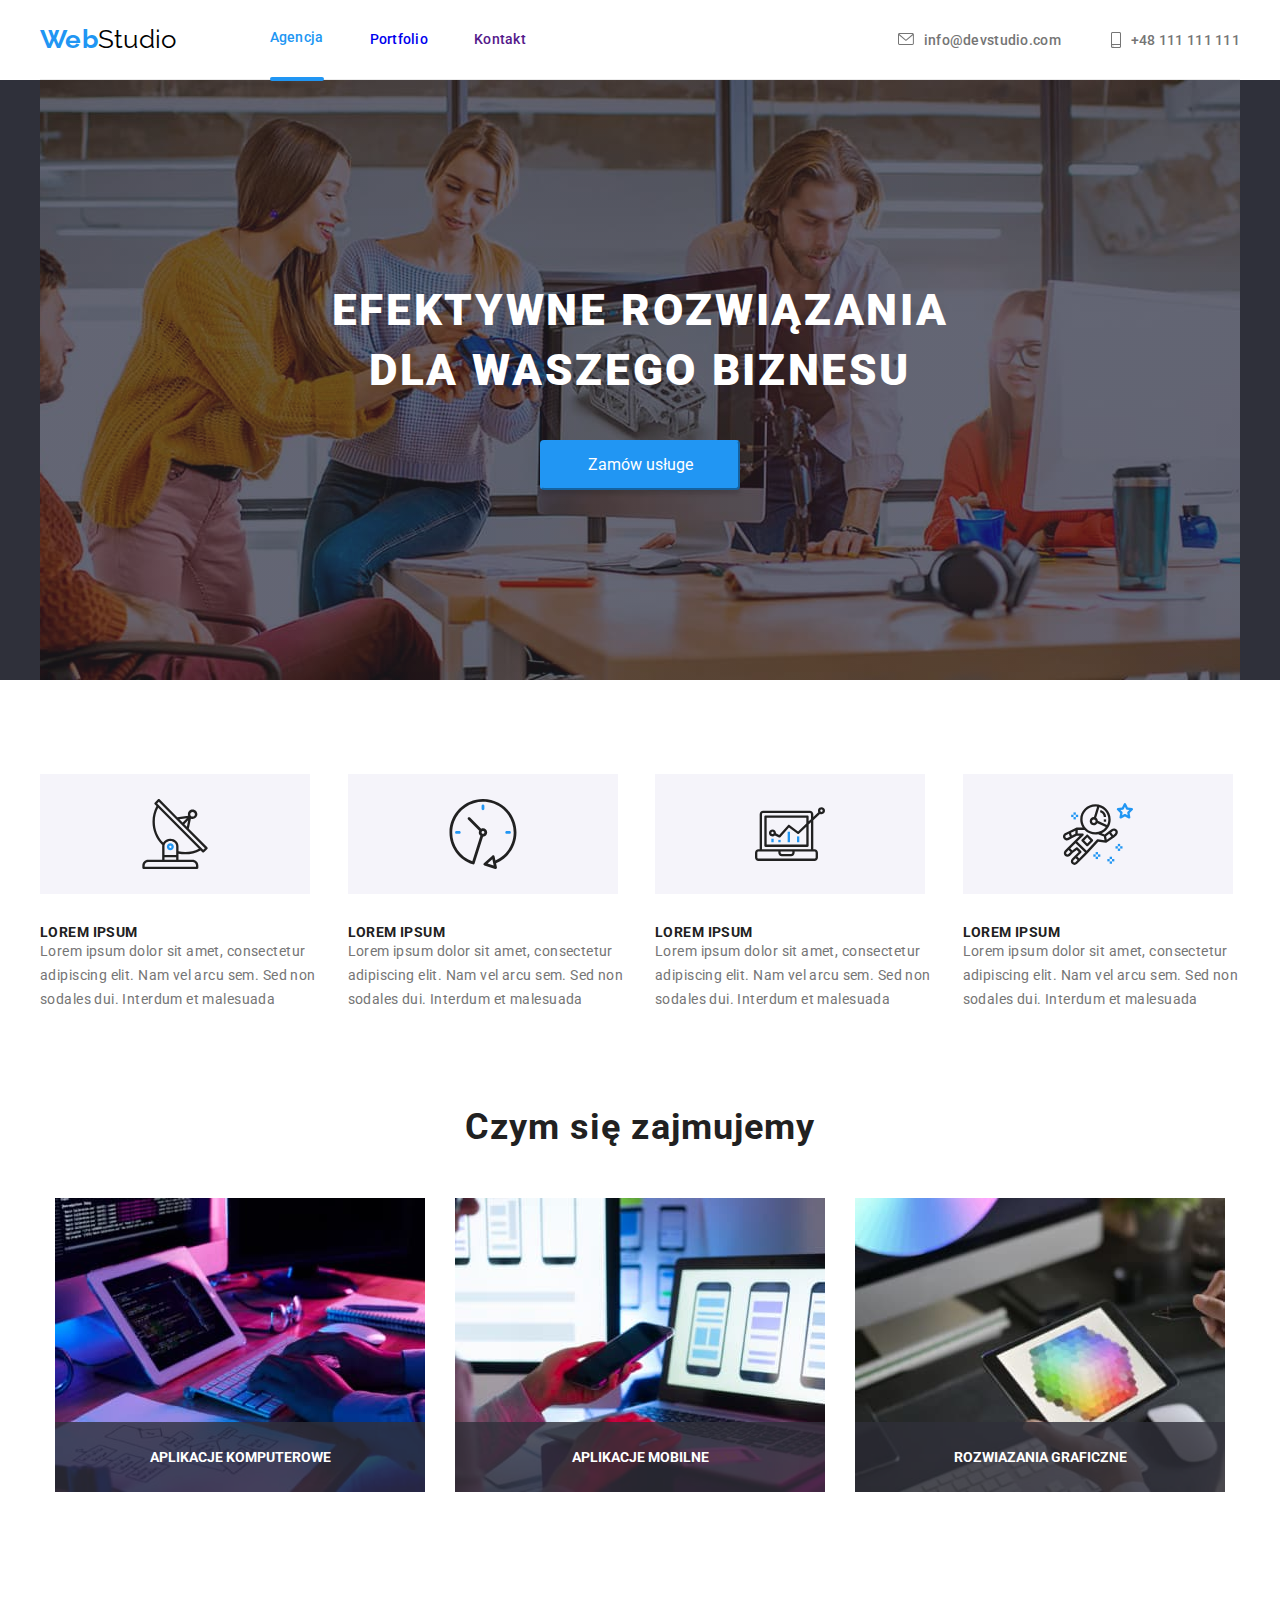
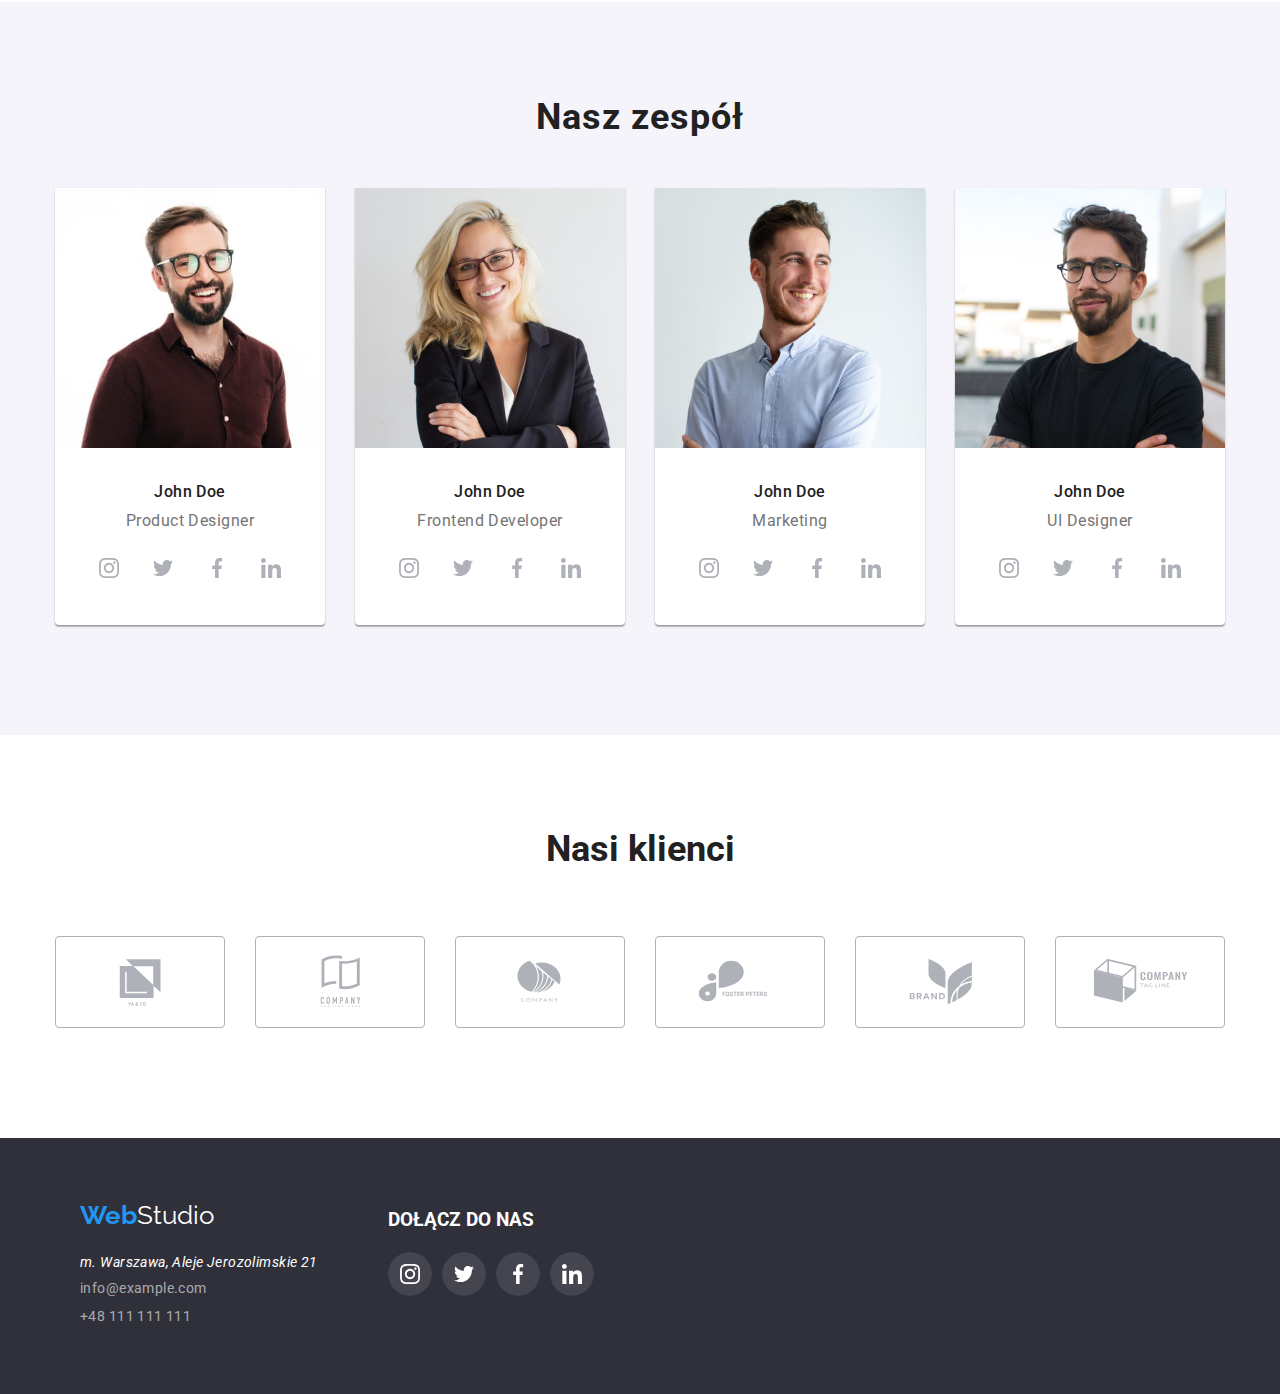
<file: index.html>
<!DOCTYPE html>
<html lang="pl">
    <head>
        <link rel="preconnect" href="https://fonts.googleapis.com">
        <link rel="preconnect" href="https://fonts.gstatic.com" crossorigin>
        <link
            href="https://fonts.googleapis.com/css2?family=Oleo+Script&family=Raleway:wght@700&family=Roboto:wght@400;500;700;900&display=swap"
            rel="stylesheet">
        <title>goit-markup-hw-05</title>    
        <meta charset="utf-8"/>
        <link rel="stylesheet" href="./css/modern-normalize.min.css" />
        <link rel="stylesheet" href="./css/styles.css" />
    </head>
    <body class="body-box">
        <div class="header-box">
            <header class="header-main container">
                <nav>
                    <ul class="title-header">
                        <li class="header-link-name"><a class="title-name-header" href="./index.html"><span class="title-side-left">Web</span><span class="title-side-right">Studio</span></a></li>
                        <li class="header-link active"><a class="link-active-color active-page-color-highlighting " href="./index.html">Agencja</a></li>
                        <li class="header-link"><a class="link-active-color" href="./portfolio.html">Portfolio</a></li>
                        <li class="header-link"><a class="link-active-color" href="">Kontakt</a></li>
                    </ul>
                </nav>
                <div>
                    
                    <ul class="header-contacts">
                        <li class="header-link-contact">
                            
                            <a class="mail-header link-active-color" href="mailto:info@devstudio.com"><svg class="icons-svg-header-mail"><use href="./images/icons.svg#icon-envelope"></use></svg>info@devstudio.com</a></li>
                        <li class="header-link-contact">
                            
                            <a class="tel-header link-active-color" href="tel:+48111111111"><svg class="icons-svg-header-phone"><use href="./images/icons.svg#icon-smartphone"></use></svg>+48 111 111 111</a></li>
                    </ul>
                </div>
            </header>
        </div>
        <main class="">
            <div class="main-top-box">
                <section class="main-top-background main-top-background-opacity container">
                    
                    <div class="text-mainpage-box">
                        <h1 class="text-mainpage">EFEKTYWNE ROZWIĄZANIA DLA WASZEGO BIZNESU </h1>
                    </div>
                    <div class="button-mainpage-box">
                        <button data-modal-open class="button-mainpage" type="button">Zamów usługe</button>
                    </div>
                </section>
            </div>
            <div class="section article-mainpage-container container">
                <article  class="article-mainpage">
                    <ul class="article-mainpage-box">
                        <li class="article-mainpage-list">
                            <div class="article-mainpage-list-box">
                                <svg class="article-mainpage-list-box-images">
                                    <use href="./images/icons.svg#icon-antenna-1"></use>
                                </svg>
                            </div>
                            <h3>LOREM IPSUM</h3>
                            <p>Lorem ipsum dolor sit amet, consectetur adipiscing elit. Nam vel arcu sem. Sed non sodales dui. Interdum et malesuada</p>
                        </li>
                        <li class="article-mainpage-list">
                            <div class="article-mainpage-list-box">
                                <svg class="article-mainpage-list-box-images">
                                    <use href="./images/icons.svg#icon-clock-1"></use>
                                </svg>
                            </div>
                            <h3>LOREM IPSUM</h3>
                            <p>Lorem ipsum dolor sit amet, consectetur adipiscing elit. Nam vel arcu sem. Sed non sodales dui. Interdum et malesuada</p>
                        </li>
                        <li class="article-mainpage-list">
                            <div class="article-mainpage-list-box">
                                <svg class="article-mainpage-list-box-images">
                                    <use href="./images/icons.svg#icon-diagram-1"></use>
                                </svg>
                            </div>
                            <h3>LOREM IPSUM</h3>
                            <p>Lorem ipsum dolor sit amet, consectetur adipiscing elit. Nam vel arcu sem. Sed non sodales dui. Interdum et malesuada</p>
                        </li>
                        <li class="article-mainpage-list">
                            <div class="article-mainpage-list-box">
                                <svg class="article-mainpage-list-box-images">
                                    <use href="./images/icons.svg#icon-astronaut-1"></use>
                                </svg>
                            </div>
                            <h3>LOREM IPSUM</h3>
                            <p>Lorem ipsum dolor sit amet, consectetur adipiscing elit. Nam vel arcu sem. Sed non sodales dui. Interdum et malesuada</p>
                        </li>
                    </ul>
                </article>
                <section class="main-central container">
                    <h2>Czym się zajmujemy</h2>
                    <ul class="main-central-img-box">
                        <li class="main-central-img-list">
                            <img 
                            class="main-central-img"
                            src="images/article-coding.jpg"
                            alt="Pisanie kodu oprogramowania na tablecie za pomocą klawiatury"
                            width="370"
                            height="294"
                            />
                            <h3 class="main-central-img-text">APLIKACJE KOMPUTEROWE</h3>
                        </li>
                        <li class="main-central-img-list">
                            <img 
                            class="main-central-img"
                            src="images/article-configuring.jpg"
                            alt="Konfiguracja telefonu za pomocą laptopa"
                            width="370"
                            height="294"
                            />
                            <h3 class="main-central-img-text">APLIKACJE MOBILNE</h3>
                        </li>
                        <li class="main-central-img-list">
                            <img 
                            class="main-central-img"
                            src="images/article-colorpalette.jpg"
                            alt="Paleta kolorów wyświetlana na tablecie"
                            width="370"
                            height="294"
                            />
                            <h3 class="main-central-img-text">ROZWIAZANIA GRAFICZNE</h3>
                        </li>
                    </ul>
                </section>
            </div>
            <div class="main-bottom-container section">
                <section class="main-bottom container">
                    <h2>Nasz zespół</h2>
                    <ul class="main-bottom-box">
                        <li class="main-bottom-list">
                            <Figure class="main-bottom-figure">
                                <img                                
                                src="images/johndoe-productdesigner.jpg"
                                alt="Pracownik w brazowej koszuli"
                                width="270"
                                height="260"
                                />
                                <figcaption class="main-bottom-list-figcaption">
                                    <h3>John Doe</h3>
                                    <p>Product Designer</p>
                                </figcaption>
                            </Figure>  
                            <ul class="main-bottom-list-container">
                                <li class="main-bottom-list-container-list">
                                    <a class="main-bottom-list-container-link" href=""><svg class="main-bottom-list-container-icon"><use href="./images/icons.svg#icon-instagram"></use></svg></a>
                                </li>
                                <li class="main-bottom-list-container-list">
                                    <a class="main-bottom-list-container-link" href=""><svg class="main-bottom-list-container-icon"><use href="./images/icons.svg#icon-twitter"></use></svg></a>
                                </li>
                                <li class="main-bottom-list-container-list">
                                    <a class="main-bottom-list-container-link" href=""><svg class="main-bottom-list-container-icon"><use href="./images/icons.svg#icon-facebook"></use></svg></a>
                                </li>
                                <li class="main-bottom-list-container-list">
                                    <a class="main-bottom-list-container-link" href=""><svg class="main-bottom-list-container-icon"><use href="./images/icons.svg#icon-linkedin"></use></svg></a>
                                </li>
                            </ul>
                        </li>
                        <li class="main-bottom-list">
                            <Figure class="main-bottom-figure">
                                <img
                                src="images/johndoe-frontenddeveloper.jpg"
                                alt="Zdrowa koza"
                                width="270"
                                height="260"
                                />
                                <figcaption class="main-bottom-list-figcaption">
                                    <h3>John Doe</h3>
                                    <p>Frontend Developer</p>
                                </figcaption>
                            </Figure>
                            <ul class="main-bottom-list-container">
                                <li class="main-bottom-list-container-list">
                                    <a class="main-bottom-list-container-link" href=""><svg class="main-bottom-list-container-icon">
                                            <use href="./images/icons.svg#icon-instagram"></use>
                                        </svg></a>
                                </li>
                                <li class="main-bottom-list-container-list">
                                    <a class="main-bottom-list-container-link" href=""><svg class="main-bottom-list-container-icon">
                                            <use href="./images/icons.svg#icon-twitter"></use>
                                        </svg></a>
                                </li>
                                <li class="main-bottom-list-container-list">
                                    <a class="main-bottom-list-container-link" href=""><svg class="main-bottom-list-container-icon">
                                            <use href="./images/icons.svg#icon-facebook"></use>
                                        </svg></a>
                                </li>
                                <li class="main-bottom-list-container-list">
                                    <a class="main-bottom-list-container-link" href=""><svg class="main-bottom-list-container-icon">
                                            <use href="./images/icons.svg#icon-linkedin"></use>
                                        </svg></a>
                                </li>
                            </ul>
                        </li>
                        <li class="main-bottom-list">
                            <Figure class="main-bottom-figure">
                                <img
                                src="images/johndoe-marketing.jpg"
                                alt="Pracownik w białej koszuli"
                                width="270"
                                height="260"
                                />
                                <figcaption class="main-bottom-list-figcaption">
                                    <h3>John Doe</h3>
                                    <p>Marketing</p>
                                </figcaption>
                            </Figure>
                            <ul class="main-bottom-list-container">
                                <li class="main-bottom-list-container-list">
                                    <a class="main-bottom-list-container-link" href=""><svg class="main-bottom-list-container-icon">
                                            <use href="./images/icons.svg#icon-instagram"></use>
                                        </svg></a>
                                </li>
                                <li class="main-bottom-list-container-list">
                                    <a class="main-bottom-list-container-link" href=""><svg class="main-bottom-list-container-icon">
                                            <use href="./images/icons.svg#icon-twitter"></use>
                                        </svg></a>
                                </li>
                                <li class="main-bottom-list-container-list">
                                    <a class="main-bottom-list-container-link" href=""><svg class="main-bottom-list-container-icon">
                                            <use href="./images/icons.svg#icon-facebook"></use>
                                        </svg></a>
                                </li>
                                <li class="main-bottom-list-container-list">
                                    <a class="main-bottom-list-container-link" href=""><svg class="main-bottom-list-container-icon">
                                            <use href="./images/icons.svg#icon-linkedin"></use>
                                        </svg></a>
                                </li>
                            </ul>
                        </li>
                        <li class="main-bottom-list">
                            <Figure class="main-bottom-figure">
                                <img
                                src="images/johndoe-uidesigner.jpg"
                                alt="Pracownik w czarnej koszulce"
                                width="270"
                                height="260"
                                />
                                <figcaption class="main-bottom-list-figcaption">
                                    <h3>John Doe</h3>
                                    <p>UI Designer</p>
                                </figcaption>
                            </Figure>
                            <ul class="main-bottom-list-container">
                                <li class="main-bottom-list-container-list">
                                    <a class="main-bottom-list-container-link" href=""><svg class="main-bottom-list-container-icon">
                                            <use href="./images/icons.svg#icon-instagram"></use>
                                        </svg></a>
                                </li>
                                <li class="main-bottom-list-container-list">
                                    <a class="main-bottom-list-container-link" href=""><svg class="main-bottom-list-container-icon">
                                            <use href="./images/icons.svg#icon-twitter"></use>
                                        </svg></a>
                                </li>
                                <li class="main-bottom-list-container-list">
                                    <a class="main-bottom-list-container-link" href=""><svg class="main-bottom-list-container-icon">
                                            <use href="./images/icons.svg#icon-facebook"></use>
                                        </svg></a>
                                </li>
                                <li class="main-bottom-list-container-list">
                                    <a class="main-bottom-list-container-link" href=""><svg class="main-bottom-list-container-icon">
                                            <use href="./images/icons.svg#icon-linkedin"></use>
                                        </svg></a>
                                </li>
                            </ul>
                        </li>
                    </ul>
                </section>
            </div>
            <div class="main-bottom-team section container">
                <h2>Nasi klienci</h2>
                <ul class="main-bottom-team-box">
                    <li class="main-bottom-team-list">
                        <a class="main-bottom-team-link" href=""><svg class="main-bottom-team-icon"><use href="./images/icons.svg#icon-yaco"></use></svg></a>
                        </li>
                    <li class="main-bottom-team-list">
                        <a class="main-bottom-team-link" href=""><svg class="main-bottom-team-icon"><use href="./images/icons.svg#icon-tagline"></use></svg></a>
                    </li>
                    <li class="main-bottom-team-list">
                        <a class="main-bottom-team-link" href=""><svg class="main-bottom-team-icon"><use href="./images/icons.svg#icon-company"></use></svg></a>
                    </li>
                    <li class="main-bottom-team-list">
                        <a class="main-bottom-team-link" href=""><svg class="main-bottom-team-icon"><use href="./images/icons.svg#icon-foster"></use></svg></a>
                    </li>
                    <li class="main-bottom-team-list">
                        <a class="main-bottom-team-link" href=""><svg class="main-bottom-team-icon"><use href="./images/icons.svg#icon-brand"></use></svg></a>
                    </li>
                    <li class="main-bottom-team-list">
                        <a class="main-bottom-team-link" href=""><svg class="main-bottom-team-icon"><use href="./images/icons.svg#icon-companytag"></use></svg></a>
                    </li>
                </ul>
            </div>
        </main>
        <div class="footer-box">
            <footer class="footer-main container">
                <ul class="footer-list">
                    <li class="footer-link-name"><a class="title-name-footer" href="./index.html"><span class="title-side-left">Web</span><span class="title-side-right-footer">Studio</span></a></li>
                    <li class="footer-link"><address class="address-footer">m. Warszawa, Aleje Jerozolimskie 21</address></li>
                    <li class="footer-link"><a class="mail-footer link-active-color" href="mailto:info@example.com">info@example.com</a></li>
                    <li class="footer-link"><a class="tel-footer link-active-color" href="tel:+48111111111">+48 111 111 111</a></li>
                </ul>
                <div class="footer-icon-box">
                    <h3>DOŁĄCZ DO NAS</h3>
                    <ul class="main-footer-list-box">
                        <li class="main-footer-list-box-list">
                            
                            <a class="main-footer-list-box-link" href=""><svg class="main-footer-list-box-icon"><use href="./images/icons.svg#icon-instagram"></use></svg></a>
                        </li>
                        <li class="main-footer-list-box-list">
                            
                            <a class="main-footer-list-box-link" href=""><svg class="main-footer-list-box-icon"><use href="./images/icons.svg#icon-twitter"></use></svg></a>
                        </li>
                        <li class="main-footer-list-box-list">
                            
                            <a class="main-footer-list-box-link" href=""><svg class="main-footer-list-box-icon"><use href="./images/icons.svg#icon-facebook"></use></svg></a>
                        </li>
                        <li class="main-footer-list-box-list">
                            
                            <a class="main-footer-list-box-link" href=""><svg class="main-footer-list-box-icon"><use href="./images/icons.svg#icon-linkedin"></use></svg></a>
                        </li>
                    </ul>
                </div>

            </footer>
        </div>
        
        <div class="backdrop is-hidden" data-modal>
            <div class=" modal">
                <button data-modal-close class="button-modal-close" type="button"><svg class="button-modal-close-svg"><use href="./images/icons.svg#icon-cross"></use></svg></button>
            </div>
        </div>

        <script src="./js/modal.js"></script>
    </body>
</file>
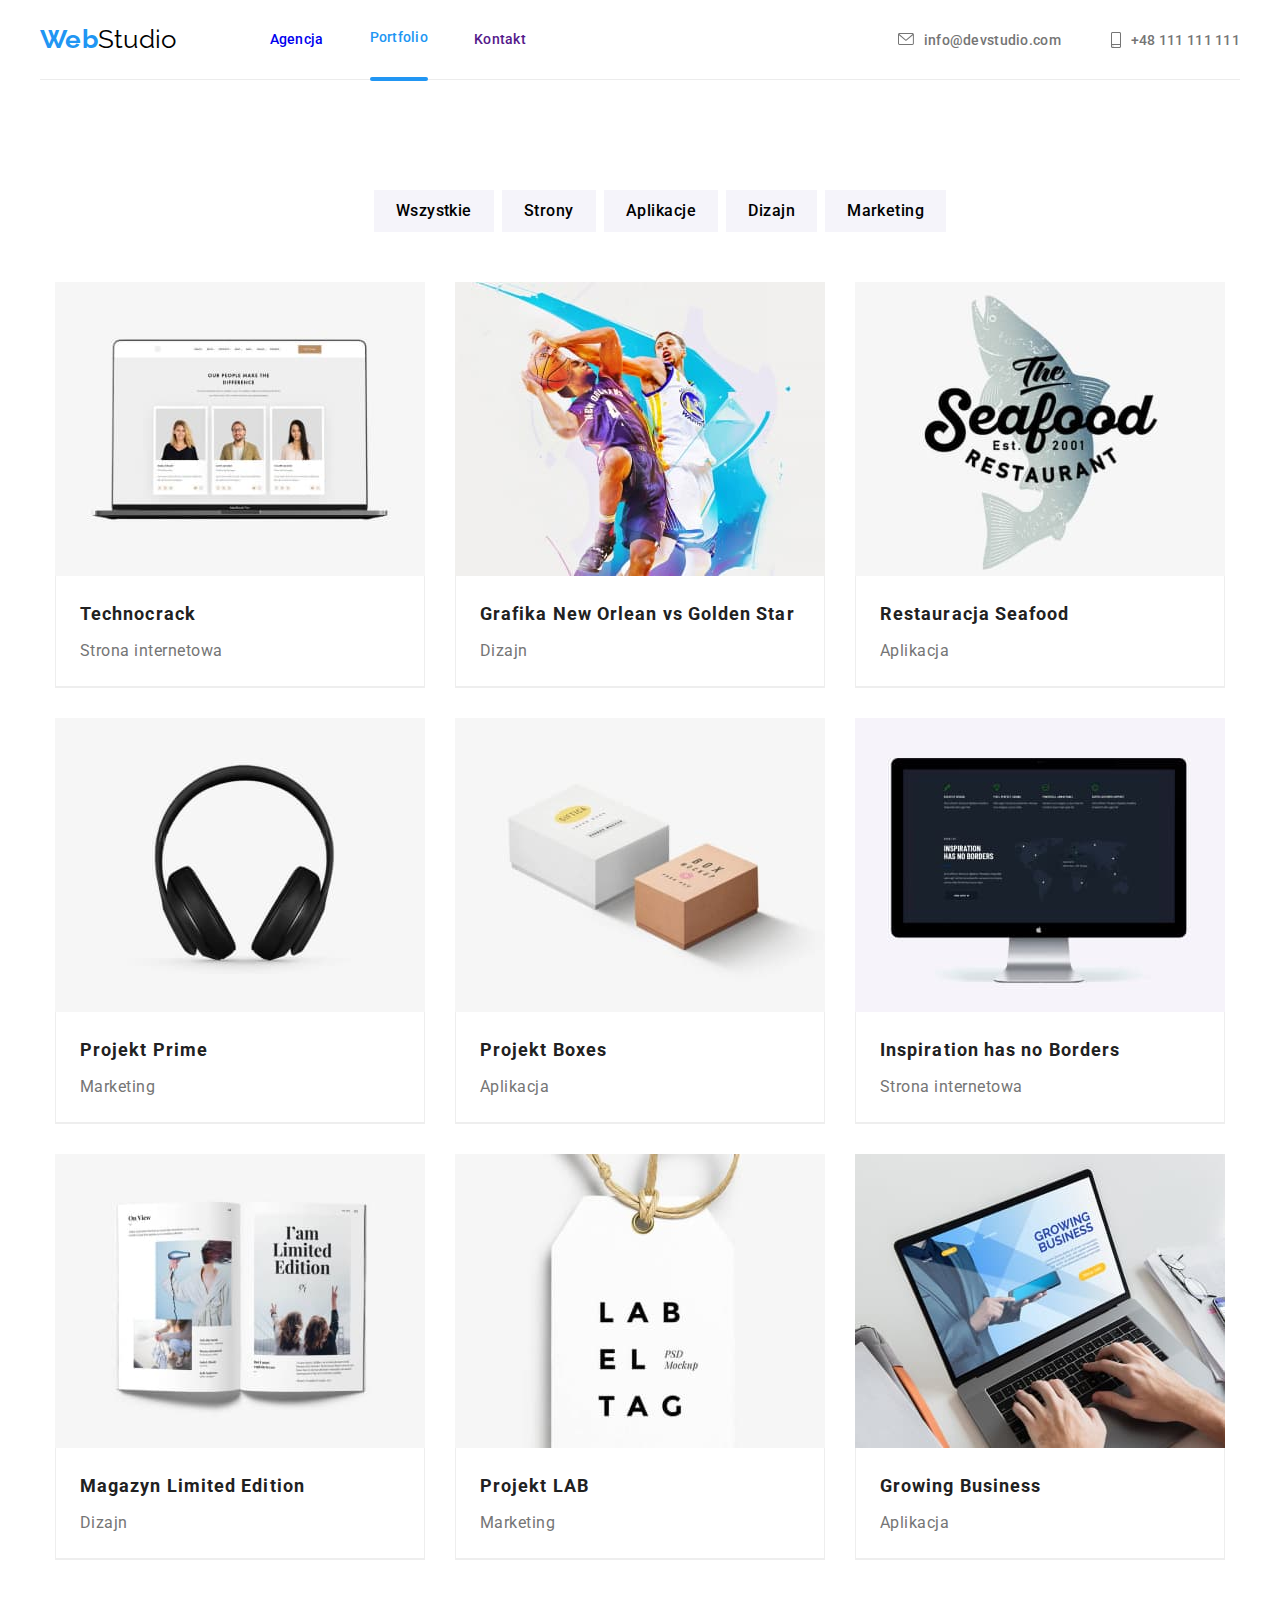
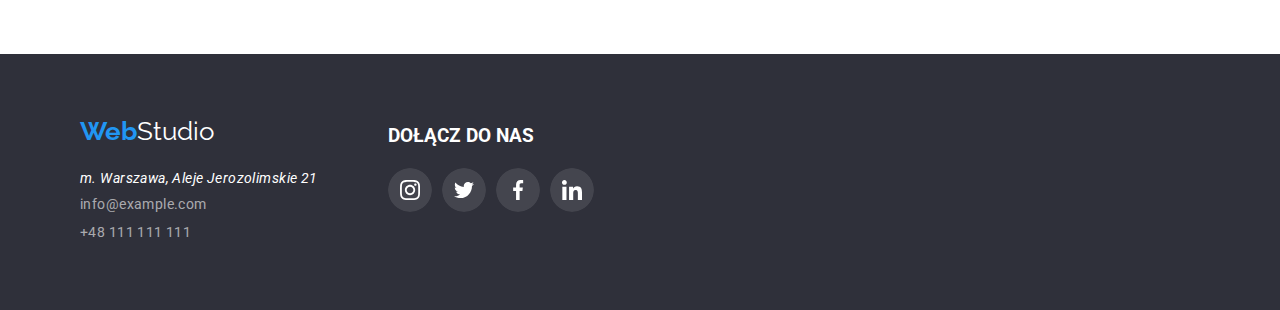
<file: portfolio.html>
<!DOCTYPE html>
<html lang="pl">
<head>
    <link rel="preconnect" href="https://fonts.googleapis.com">
    <link rel="preconnect" href="https://fonts.gstatic.com" crossorigin>
    <link
        href="https://fonts.googleapis.com/css2?family=Oleo+Script&family=Raleway:wght@700&family=Roboto:wght@400;500;700;900&display=swap"
        rel="stylesheet">
    <title>goit-markup-hw-05</title>
    <meta charset="utf-8" />
    <link rel="stylesheet" href="./css/modern-normalize.min.css" />
    <link rel="stylesheet" href="./css/styles.css" />
</head>
    <body>
        <div class="header-box">
            <header class="header-main container">
                <nav>
                    <ul class="title-header">
                        <li class="header-link-name"><a class="title-name-header" href="./index.html"><span
                                    class="title-side-left">Web</span><span class="title-side-right">Studio</span></a></li>
                        <li class="header-link"><a class="link-active-color" href="./index.html">Agencja</a></li>
                        <li class="header-link active"><a class="link-active-color active-page-color-highlighting" href="./portfolio.html">Portfolio</a></li>
                        <li class="header-link"><a class="link-active-color" href="">Kontakt</a></li>
                    </ul>
                </nav>
                <div>
        
                    <ul class="header-contacts">
                        <li class="header-link-contact">
                            
                            <a class="mail-header link-active-color" href="mailto:info@devstudio.com"><svg class="icons-svg-header-mail">
                                <use href="./images/icons.svg#icon-envelope"></use>
                            </svg>info@devstudio.com</a>
                        </li>
                        <li class="header-link-contact">
                            
                            <a class="tel-header link-active-color" href="tel:+48111111111"><svg class="icons-svg-header-phone">
                                <use href="./images/icons.svg#icon-smartphone"></use>
                            </svg>+48 111 111 111</a>
                        </li>
                    </ul>
                </div>
            </header>
        </div>
        <main class="container section">
            <div class="portfolio-button-box">
                <ul class="button-portfolio">
                    <li class="portfolio-button-list"><button class="portfolio-button-list-box" type="button">Wszystkie</button></li>
                    <li class="portfolio-button-list"><button class="portfolio-button-list-box" type="button">Strony</button></li>
                    <li class="portfolio-button-list"><button class="portfolio-button-list-box" type="button">Aplikacje</button></li>
                    <li class="portfolio-button-list"><button class="portfolio-button-list-box" type="button">Dizajn</button></li>
                    <li class="portfolio-button-list"><button class="portfolio-button-list-box" type="button">Marketing</button></li>
                </ul>
            </div>
            <section class="portfolio-central">
                <ul class="portfolio-central-images">
                    <li class="portfolio-central-images-list">
                        <figure class="portfolio-central-images-list-figure">
                            <img 
                            class="portfolio-central-image-image"
                            src="images/portfolio-technocrack.jpg"
                            alt="Otwarty laptop wyświetlający zdjęcia osób"
                            width="370"
                            height="294"
                            />
                            <div class="portfolio-central-images-list-figure-box">
                                <article class="portfolio-central-images-list-figure-article">
                                    <h4 class="portfolio-central-images-list-figure-article-text">Technocrack jest popularną platformą wykorzystywaną do rozpowszechniania koronawirusa. Firmy
                                        wykorzystują tę platformę
                                        do celów szpiegowskich i ataków na niezabezpieczone serwery konkurencji</h4>
                                </article>
                            </div>
                            <figcaption>
                                <h3>Technocrack</h3>
                                <p class="portfolio-central-images-list-text">Strona internetowa</p>
                            </figcaption>
                        </figure>    
                    </li>
                    <li class="portfolio-central-images-list">
                        <figure class="portfolio-central-images-list-figure">
                            <img
                            src="images/portfolio-neworleanvsgoldenstar.jpg"
                            alt="Dwoje koszukarzy w białej i fioletowej koszulce"
                            width="370"
                            height="294"
                            />
                            <div class="portfolio-central-images-list-figure-box">
                                <article class="portfolio-central-images-list-figure-article">
                                    <h4 class="portfolio-central-images-list-figure-article-text">Technocrack jest popularną platformą wykorzystywaną
                                        do rozpowszechniania koronawirusa. Firmy
                                        wykorzystują tę platformę
                                        do celów szpiegowskich i ataków na niezabezpieczone serwery konkurencji</h4>
                                </article>
                            </div>
                            <figcaption>
                                <h3>Grafika New Orlean vs Golden Star</h3>
                                <p class="portfolio-central-images-list-text">Dizajn</p>
                            </figcaption>
                        </Figure>    
                    </li>
                    <li class="portfolio-central-images-list">
                        <figure class="portfolio-central-images-list-figure">
                            <img
                            src="images/portfolio-restaurantseafood.jpg"
                            alt="Logo restauracji seafood z ryba w tle"
                            width="370"
                            height="294"
                            />
                            <div class="portfolio-central-images-list-figure-box">
                                <article class="portfolio-central-images-list-figure-article">
                                    <h4 class="portfolio-central-images-list-figure-article-text">Technocrack jest popularną platformą wykorzystywaną do rozpowszechniania koronawirusa. Firmy
                                        wykorzystują tę platformę
                                        do celów szpiegowskich i ataków na niezabezpieczone serwery konkurencji</h4>
                                </article>
                            </div>
                            <figcaption>
                                <h3>Restauracja Seafood</h3>
                                <p class="portfolio-central-images-list-text">Aplikacja</p>
                            </figcaption>
                        </Figure>    
                    </li>
                    <li class="portfolio-central-images-list">
                        <figure class="portfolio-central-images-list-figure">
                            <img
                            src="images/portfolio-projectprime.jpg"
                            alt="Czarne nauszne słuchawki"
                            width="370"
                            height="294"
                            />
                            <div class="portfolio-central-images-list-figure-box">
                                <article class="portfolio-central-images-list-figure-article">
                                    <h4 class="portfolio-central-images-list-figure-article-text">Technocrack jest popularną platformą wykorzystywaną do rozpowszechniania koronawirusa. Firmy
                                        wykorzystują tę platformę
                                        do celów szpiegowskich i ataków na niezabezpieczone serwery konkurencji</h4>
                                </article>
                            </div>
                            <figcaption>
                                <h3>Projekt Prime</h3>
                                <p class="portfolio-central-images-list-text">Marketing</p>
                            </figcaption>
                        </Figure>    
                    </li>
                    <li class="portfolio-central-images-list">
                        <figure class="portfolio-central-images-list-figure">
                            <img
                            src="images/portfolio-projectboxes.jpg"
                            alt="Otwarty laptop wyświetlający zdjęcia osób"
                            width="370"
                            height="294"
                            />
                            <div class="portfolio-central-images-list-figure-box">
                                <article class="portfolio-central-images-list-figure-article">
                                    <h4 class="portfolio-central-images-list-figure-article-text">Technocrack jest popularną platformą wykorzystywaną do rozpowszechniania koronawirusa. Firmy
                                        wykorzystują tę platformę
                                        do celów szpiegowskich i ataków na niezabezpieczone serwery konkurencji</h4>
                                </article>
                            </div>
                            <figcaption>
                                <h3>Projekt Boxes</h3>
                                <p class="portfolio-central-images-list-text">Aplikacja</p>
                            </figcaption>
                        </Figure>    
                    </li>
                    <li class="portfolio-central-images-list">
                        <figure class="portfolio-central-images-list-figure">
                            <img
                            src="images/portfolio-inspirationhasnoborders.jpg"
                            alt="Monitor z mapą na ciemnym tle"
                            width="370"
                            height="294"
                            />
                            <div class="portfolio-central-images-list-figure-box">
                                <article class="portfolio-central-images-list-figure-article">
                                    <h4 class="portfolio-central-images-list-figure-article-text">Technocrack jest popularną platformą wykorzystywaną do rozpowszechniania koronawirusa. Firmy
                                        wykorzystują tę platformę
                                        do celów szpiegowskich i ataków na niezabezpieczone serwery konkurencji</h4>
                                </article>
                            </div>
                            <figcaption>
                                <h3>Inspiration has no Borders</h3>
                                <p class="portfolio-central-images-list-text">Strona internetowa</p>
                            </figcaption>
                        </Figure>    
                    </li>
                    <li class="portfolio-central-images-list">
                        <figure class="portfolio-central-images-list-figure">
                            <img
                            src="images/portfolio-magazinlimitededition.jpg"
                            alt="Otwarte czasopismo z damskimi sprawami"
                            width="370"
                            height="294"
                            />
                            <div class="portfolio-central-images-list-figure-box">
                                <article class="portfolio-central-images-list-figure-article">
                                    <h4 class="portfolio-central-images-list-figure-article-text">Technocrack jest popularną platformą wykorzystywaną do rozpowszechniania koronawirusa. Firmy
                                        wykorzystują tę platformę
                                        do celów szpiegowskich i ataków na niezabezpieczone serwery konkurencji</h4>
                                </article>
                            </div>
                            <figcaption>
                                <h3>Magazyn Limited Edition</h3>
                                <p class="portfolio-central-images-list-text">Dizajn</p>
                            </figcaption>
                        </Figure>    
                    </li>
                    <li class="portfolio-central-images-list">
                        <figure class="portfolio-central-images-list-figure">
                            <img
                            src="images/portfolio-projectlab.jpg"
                            alt="Biała zawieszka z napisem lab el tag"
                            width="370"
                            height="294"
                            />
                            <div class="portfolio-central-images-list-figure-box">
                                <article class="portfolio-central-images-list-figure-article">
                                    <h4 class="portfolio-central-images-list-figure-article-text">Technocrack jest popularną platformą wykorzystywaną do rozpowszechniania koronawirusa. Firmy
                                        wykorzystują tę platformę
                                        do celów szpiegowskich i ataków na niezabezpieczone serwery konkurencji</h4>
                                </article>
                            </div>
                            <figcaption>
                                <h3>Projekt LAB</h3>
                                <p class="portfolio-central-images-list-text">Marketing</p>
                            </figcaption>
                        </Figure>    
                    </li>
                    <li class="portfolio-central-images-list">
                        <figure class="portfolio-central-images-list-figure">
                            <img
                            src="images/portfolio-growingbusiness.jpg"
                            alt="Otwarty laptop wyświetlający zdjęcia osób"
                            width="370"
                            height="294"
                            />
                            <div class="portfolio-central-images-list-figure-box">
                                <article class="portfolio-central-images-list-figure-article">
                                    <h4 class="portfolio-central-images-list-figure-article-text">Technocrack jest popularną platformą wykorzystywaną do rozpowszechniania koronawirusa. Firmy
                                        wykorzystują tę platformę
                                        do celów szpiegowskich i ataków na niezabezpieczone serwery konkurencji</h4>
                                </article>
                            </div>
                            <figcaption>
                                <h3>Growing Business</h3>
                                <p class="portfolio-central-images-list-text">Aplikacja</p>
                            </figcaption>
                        </Figure>    
                    </li>
                    
                </ul>
            </section>
        </main>
        <div class="footer-box">
            <footer class="footer-main container">
                <ul class="footer-list">
                    <li class="footer-link-name"><a class="title-name-footer" href="./index.html"><span
                                class="title-side-left">Web</span><span class="title-side-right-footer">Studio</span></a></li>
                    <li class="footer-link">
                        <address class="address-footer">m. Warszawa, Aleje Jerozolimskie 21</address>
                    </li>
                    <li class="footer-link"><a class="mail-footer link-active-color"
                            href="mailto:info@example.com">info@example.com</a></li>
                    <li class="footer-link"><a class="tel-footer link-active-color" href="tel:+48111111111">+48 111 111 111</a>
                    </li>
                </ul>
                <div class="footer-icon-box">
                    <h3>DOŁĄCZ DO NAS</h3>
                    <ul class="main-footer-list-box">
                        <li class="main-footer-list-box-list">
        
                            <a class="main-footer-list-box-link" href=""><svg class="main-footer-list-box-icon">
                                    <use href="./images/icons.svg#icon-instagram"></use>
                                </svg></a>
                        </li>
                        <li class="main-footer-list-box-list">
        
                            <a class="main-footer-list-box-link" href=""><svg class="main-footer-list-box-icon">
                                    <use href="./images/icons.svg#icon-twitter"></use>
                                </svg></a>
                        </li>
                        <li class="main-footer-list-box-list">
        
                            <a class="main-footer-list-box-link" href=""><svg class="main-footer-list-box-icon">
                                    <use href="./images/icons.svg#icon-facebook"></use>
                                </svg></a>
                        </li>
                        <li class="main-footer-list-box-list">
        
                            <a class="main-footer-list-box-link" href=""><svg class="main-footer-list-box-icon">
                                    <use href="./images/icons.svg#icon-linkedin"></use>
                                </svg></a>
                        </li>
                    </ul>
                </div>
        
            </footer>
        </div>
    </body>
</file>
<file: css/styles.css>
:root {
    --brand-color-background-overall: #FFFFFF;
    --brand-color-font-overall: #212121;
    --brand-color-font-overall-2:#FFFFFF;
    --brand-color-hover: #2196F3;
    --brand-color-hover-filter: invert(43%) sepia(53%) saturate(1652%) hue-rotate(184deg) brightness(101%) contrast(91%);
    --brand-color-background: #FFFFFF;
    --brand-color-titleleft: #2196F3;
    --brand-color-titleright: #000;
    --brand-color-titleright-footer: #FFFFFF;
    --brand-color-contact-header: #757575;
    --brand-color-address-footer: #FFFFFF;
    --brand-color-background-footer: #2F303A;
    --brand-color-contact-footer: rgba(255, 255, 255, 0.6);
    --brand-color-background-main-top: #2F303A;
    --brand-color-main-top-text: #FFFFFF;
    --brand-color-article-p: #757575;
    --brand-color-main-button-boxshadow: rgba(0, 0, 0, 0.15);
    --brand-color-main-bottom-background:#F5F4FA;
    --brand-color-port-button-background:#F5F4FA;
    --brand-color-port-button-hover:#FFFFFF;
    --brand-color-port-button-hover-boxshadow1: rgba(0, 0, 0, 0.1);
    --brand-color-port-button-hover-boxshadow2: rgba(0, 0, 0, 0.08);
    --brand-color-port-button-hover-boxshadow3: rgba(0, 0, 0, 0.12);
    --brand-color-port-central-border:#EEEEEE;
    --brand-color-header-border:#ECECEC;
    --brand-color-main-article-box-background: #F5F4FA;
    --brand-color-footer-icons-background:rgba(255, 255, 255, 0.1);
    --brand-color-button-mainpage:#FFFFFF;
    --brand-color-main-bottom-team-list-border:#AFB1B8;
    --brand-color-portfolio-central-border:1px solid #EEEEEE;
    --portfolio-central-images-list-box-shadow: 0px 1px 1px rgba(0, 0, 0, 0.12), 0px 4px 4px rgba(0, 0, 0, 0.06), 1px 4px 6px rgba(0, 0, 0, 0.16);
    --main-bottom-list-box-shadow:0px 1px 3px rgba(0, 0, 0, 0.12), 0px 1px 1px rgba(0, 0, 0, 0.14), 0px 2px 1px rgba(0, 0, 0, 0.2);
    --brand-color-svg:#757575;
    --brand-color-svg-clients:#afb1b8;
    --color-main-central-img-text:rgba(47, 48, 58, 0.8);
    --brand-color-portfolio-central-overlay:#2196F3;
    --color-modal-cross:#000000;
}
body {
    font-family: 'Roboto', sans-serif;
    background: var(--brand-color-background-overall);
    color:var(--brand-color-font-overall);
    
}
h1, h2, h3, p {
    margin: 0px;
}


.container {
    
    width: 1200px;
    margin: 0px auto;
    }
.section {
    padding-top: 94px;
    padding-bottom: 94px;
    
}
.header-box{
    display: block;
    background-color: var(--brand-color-background);    
}
.main-top-box {
    display: block;
    background-color: var(--brand-color-background-main-top);
}
.header-main {
    background-color: var(--brand-color-background);
    display:flex;
    justify-content: space-between;
    align-items: center;
    height: 80px;
    border-bottom: 1px solid var(--brand-color-header-border);
    
}
.title-header {
    display: flex;
    list-style: none;
    align-items: center;
    padding: 0px;
    
}
.title-name-header {
    text-decoration: none;
    
    
}
.header-link-name{
    margin-right: 93px;
}
.header-link {
    margin-right: 46px;
}
.header-link-contact {
    margin-left:50px;
    display: flex;
    align-items: center;
}
.title-side-left {
    font-family: 'Raleway', sans-serif;
    color: var(--brand-color-titleleft);
    font-size: 26px;
    font-weight: 700;
    line-height: 1.1738;
    letter-spacing: 3%;}

.title-side-right {
        font-family: 'Raleway', sans-serif;
        color: var(--brand-color-titleright);
        font-size: 26px;
        font-weight: 400;
        line-height: 1.383;
        letter-spacing: 3%;}
.title-side-right-footer {
        font-family: 'Raleway', sans-serif;
        color: var(--brand-color-titleright-footer);
        font-size: 26px;
        font-weight: 400;
        line-height: 1.383;
        letter-spacing: 3%;}
.title-header a {
        font-weight: 500;
        font-size: 14px;
        line-height: 1.1428;
        letter-spacing: 0.02em;
        
        text-decoration: none;
        }
.header-contacts {
    display: flex;
    list-style: none;
    
}
.icons-svg-header-mail {
    width:16px;
    height:12px;
    margin-right: 10px;
    cursor: pointer;
    
    

}

.icons-svg-header-phone {
    width:10px;
    height:16px;
    margin-right: 10px;
    cursor: pointer;
    
}

 .header-link-contact:hover a, .header-link-contact:focus-within a {
     color: var(--brand-color-hover);
   
}

.mail-header {
    display: flex;
    align-items: center;
    text-decoration: none;
    font-weight: 500;
    font-size: 14px;
    line-height: 1.1428;
    letter-spacing: 0.02em;
    color: var(--brand-color-contact-header);
}
.tel-header {
        display: flex;
        align-items: center;
        font-weight: 500;
        font-size: 14px;
        line-height: 1.1428;
        letter-spacing: 0.02em;
        text-decoration: none;
        color: var(--brand-color-contact-header);
}
.link-active-color{
    fill: var(--brand-color-svg);
    transition-property: color, fill;
    transition-duration: 250ms, 250ms;
    transition-timing-function: cubic-bezier(0.4, 0, 0.2, 1), cubic-bezier(0.4, 0, 0.2, 1);
        
}
.link-active-color:hover, .link-active-color:focus-within {
    color: var(--brand-color-hover);
    fill: var(--brand-color-hover);
}

.active-page-color-highlighting {
    color: var(--brand-color-hover);
    
}
 .footer-box {
     display: block;
     background-color: var(--brand-color-background-footer);
 }
.title-name-footer {
        text-decoration: none;
}
.address-footer {
        font-size: 14px;
        line-height: 1.1714;
        letter-spacing: 0.03em;
        color: var(--brand-color-address-footer);
}
.footer-main {
    display: flex;
        background-color: var(--brand-color-background-footer);
}
.footer-list {
    list-style: none;
    padding-top: 60px;
    padding-bottom: 60px;
    margin-top: 0px;
    margin-bottom: 0px;
    margin-right: 70px;
    
}
.footer-link-name {
    margin-bottom: 20px;
}
.footer-link {
    margin-bottom: 9px;
}
.tel-footer {
        font-size: 14px;
        line-height: 1.1714;
    text-decoration: none;
        letter-spacing: 0.03em;
        color: var(--brand-color-contact-footer);
}

.mail-footer {
        font-size: 14px;
        line-height: 1.1714;
        text-decoration: none;
        letter-spacing: 0.03em;
        color: var(--brand-color-contact-footer);
}
.footer-icon-box{
    padding-top: 72px;
    
}
.footer-icon-box h3 {
    size: 14px;
    color:var(--brand-color-background-overall);
    margin-bottom: 20px;
}
.main-footer-list-box {
    display: flex;
    align-items: center;
    justify-content: center;
    padding-left: 0px;
    gap: 10px;
    margin: 0px;
}

.main-footer-list-box-list {
    display: flex;
        --color3: var(--brand-color-background-overall);
    
}

.main-footer-list-box-icon {
    width: 44px;
    height: 44px;
    border-radius: 50%;
    cursor: pointer

}


.main-footer-list-box-link{
    fill: var(--brand-color-footer-icons-background);
    transition-property: color, fill;
    transition-duration: 250ms, 250ms;
    transition-timing-function: cubic-bezier(0.4, 0, 0.2, 1), cubic-bezier(0.4, 0, 0.2, 1);
}
.main-footer-list-box-link:hover, .main-footer-list-box-link:focus{
    fill: var(--brand-color-hover);
}

.main-top-box {
    display: block;
        background-color: var(--brand-color-background-main-top);
}

.main-top-background {
    background-image: linear-gradient(
        0deg,
        rgba(47, 48, 58, 0.4) 0%,
        rgba(47, 48, 58, 0.4) 100%
        ),
        url("../images/peopleonmeeting.jpg");
        background-size: cover;
        max-width: 1600px;
        background-position: center;
        background-repeat: no-repeat;
    background-color: var(--brand-color-background-main-top);
        height: 600px;
        display: flex;
        flex-direction: column;
        align-items: center;

        
}

.text-mainpage-box {
    display: flex;
    padding-top: 200px;
    width: 696px;
    height: 120px;
    margin-bottom: 30px;
}
.text-mainpage {
        
        font-weight: 900;
        font-size: 44px;
        line-height: 1.364;
        text-align: center;
        letter-spacing: 0.06em;
        text-transform: uppercase;
        color: var(--brand-color-main-top-text);
        
}
.button-mainpage-box{
    display: flex;
    box-sizing:border-box ;
    margin-top: 130px;
    
    
    
}
.button-mainpage {
        cursor: pointer;
        background-color: var(--brand-color-hover);
        box-shadow: 0px 4px 4px var(--brand-color-main-button-boxshadow);
        border-radius: 4px;
        border-color: var(--brand-color-hover);
        width: 200px;
        height: 50px;
        color:var(--brand-color-button-mainpage);
       
        
}
.article-mainpage-container {
    display: block;
    background-color: var(--brand-color-background);
}
.article-mainpage{
margin-bottom: 94px;
}
.article-mainpage-box {
    display: flex;
    list-style: none;
    padding: 0px;
    margin: 0px;
    justify-content: center;
    gap: 30px;

}
.article-mainpage-list-box{
    display: flex;
    align-items: center;
    justify-content: center;
    width: 270px;
    height: 120px;
    background-color: var(--brand-color-main-article-box-background) ;
    margin-bottom: 30px;
  
}
.article-mainpage-list-box-images{
    width: 70px;
    height: 70px;
    
}
.article-mainpage h3 {
font-weight: 700;
    font-size: 14px;
    line-height: 1.1428;
    letter-spacing: 0.03em;
    text-transform: uppercase;
    
   
}

.article-mainpage p {
    font-size: 14px;
    line-height: 1.714;
    letter-spacing: 0.03em;
    color: var(--brand-color-article-p);
    
}
.main-central{
    background-color: var(--brand-color-background);
}

.main-central h2 {
        font-size: 36px;
        line-height: 1.167;
        text-align: center;
        letter-spacing: 0.03em;
        
}
.main-central-img-box{
    
    display: flex;
    list-style: none;
    margin-top: 50px;
    padding:0px;
    justify-content: center;
    gap: 30px;
    max-height: 294px;
}
.main-central-img-list{
    position:relative;
    
     
    

}
.main-central-img{
    display: block;
    max-width: 100%;
    height: auto;
}
.main-central-img-text{
    display: flex;
    align-items: center;
    justify-content: center;
    height: 70px;
    width:370px;
    position: absolute;
    bottom:0px;
    color:var(--brand-color-font-overall-2);
    font-size: 14px; 
    text-align: center;
    background-color: var(--color-main-central-img-text);
    
    /* padding-top:27px ;
    padding-bottom: 27px;
    padding-left: auto;
    padding-right:auto; */
    /* padding: 27px 96px; */
}
.main-bottom-container {
    display: block;
    background-color: var(--brand-color-main-bottom-background);
}
.main-bottom {   
    display: flex;
    flex-direction: column;
        background-color: var(--brand-color-main-bottom-background);
        align-items: center;
}
.main-bottom-box {
    display: flex;
    list-style: none;
    justify-content: center;
    margin-top: 50px;
    gap: 30px;
    padding: 0px;
    
}
.main-bottom-figure {
    margin: 0;
    margin-bottom: 16px;
    
}

.main-bottom-list {
    display: flex;
    flex-direction: column;
    background-color: var(--brand-color-background-overall);
    box-shadow: var(--main-bottom-list-box-shadow);
        border-radius: 0px 0px 4px 4px;
}
.main-bottom-list-figcaption{
    margin-top: 30px;
    
}

.main-bottom h2 {

font-size: 36px;
line-height: 1.167;
text-align: center;
letter-spacing: 0.03em;

}
.main-bottom h3 {
        margin-bottom: 10px;
        font-weight: 500;
        font-size: 16px;
        line-height: 1.188;
        text-align: center;
        letter-spacing: 0.03em;
       
}
.main-bottom p {    
        font-size: 16px;
        line-height: 1.188;
            text-align: center;
        letter-spacing: 0.03em;
            color: var(--brand-color-article-p);
}
.main-bottom-list-container {
    display: flex;
    align-items: center;
    justify-content: center;
    padding-bottom: 30px;
    padding-left: 0px;
    gap: 10px;
}

.main-bottom-list-container-list {
    display: flex;
}
.main-bottom-list-container-link{
    fill: var(--brand-color-footer-icons-background);
        transition-property: color, fill;
        transition-duration: 250ms, 250ms;
        transition-timing-function: cubic-bezier(0.4, 0, 0.2, 1), cubic-bezier(0.4, 0, 0.2, 1);
}
.main-bottom-list-container-link:hover, .main-bottom-list-container-link:focus{
    fill:var(--brand-color-hover);
}
.main-bottom-list-container-icon {
    width: 44px;
    height: 44px;
    border-radius: 50%;
    cursor: pointer;
}

.main-bottom-list-container-list:hover,
.main-bottom-list-container-list:focus-within {
    --color3: var(--brand-color-background-overall);
    
}

.main-bottom-team {
    display: flex;
    flex-direction:column;
    align-items: center;
    }
.main-bottom-team h2 {
    margin-bottom: 50px;
    font-size: 36px;
}
.main-bottom-team-box{
    display: flex;
    gap: 30px;
    padding: 0px;

}
.main-bottom-team-list {
    display: flex;
    width: 170px;
    height: 92px;
    border: 1px solid var(--brand-color-main-bottom-team-list-border);
    border-radius: 4px;
}

.main-bottom-team-link {
    display: flex;
    fill: var(--brand-color-svg-clients);
        transition-property: color, fill;
        transition-duration: 250ms, 250ms;
        transition-timing-function: cubic-bezier(0.4, 0, 0.2, 1), cubic-bezier(0.4, 0, 0.2, 1);
}
.main-bottom-team-link:hover, .main-bottom-team-link:focus{
    fill: var(--brand-color-hover);
}
.main-bottom-team-icon {
    padding-left: 32px;
    padding-right: 32px;
    object-fit: contain;
    max-width: 170px;
    max-height: 92px;
    cursor: pointer;
}

.main-bottom-team-list:hover,
.main-bottom-team-list:focus-within {
    border: 1px solid var(--brand-color-hover);
    border-radius: 4px;
    --color3: var(--brand-color-hover);

}
/*
.main-bottom-team-list {
    display: flex;
    width: 170px;
        height: 92px;
        border: 1px solid #AFB1B8;
            border-radius: 4px;

}
.main-bottom-team-list:hover, .main-bottom-team-list:focus{
    border: 1px solid var(--brand-color-hover);
}
.main-bottom-team-list-icons{
padding-left: 32px;
padding-right: 32px;
object-fit: contain;
}
.main-bottom-team-list-icons:hover, .main-bottom-team-list-icons:focus{
    --color3: var(--brand-color-hover);
}
/*.main-bottom li {
    background-color: var(--brand-color-background);
}*/
.portfolio-button-box{
    margin-bottom: 50px;
}
.button-portfolio {
    display: flex;
    list-style: none;
    justify-content: center;
    gap: 8px;

}
.button-portfolio button {
    cursor: pointer;
    background-color: var(--brand-color-port-button-background);
    border:none;
    font-weight: 500;
    font-size: 16px;
    line-height: 1.625;
    text-align: center;
    letter-spacing: 0.03em;
    transition-property: color, background-color, box-shadow, border-radius;
    transition-duration: 250ms;
    transition-timing-function: cubic-bezier(0.4, 0, 0.2, 1);
    
       
}

.portfolio-button-list-box {
    padding: 8px 22px;
    margin: 0px;
}
.button-portfolio button:hover,.button-portfolio button:focus {
    background-color: var(--brand-color-hover);
    color: var(--brand-color-port-button-hover);
    box-shadow: 0px 3px 1px var(--brand-color-port-button-hover-boxshadow1), 0px 1px 2px var(--brand-color-port-button-hover-boxshadow2), 0px 2px 2px var(--brand-color-port-button-hover-boxshadow3);
    border-radius: 4px;
}
.portfolio-central-images{
    display: flex;
    list-style: none;
    flex-wrap: wrap;
    gap:30px;
    padding: 0px;
    justify-content: center;
    margin: 0px;
}

.portfolio-central-images-list{
    
    flex-basis: calc((100% - 2 * 30px) / 3);
    max-width: 370px;
    cursor: pointer;
    transition-property: box-shadow;
    transition-duration: 250ms;
    transition-timing-function: cubic-bezier(0.4, 0, 0.2, 1);
    
    
}
.portfolio-central-images-list:hover, .portfolio-central-images-list:focus{
    box-shadow: var(--portfolio-central-images-list-box-shadow);
     
}
.portfolio-central-images-list:hover .portfolio-central-images-list-figure-article{
    
    transform:translateY(0%)
}
.portfolio-central-images-list-figure-box{
    width: 370px;
    height: 294px;
    position: absolute;
    overflow: hidden;
    
}
.portfolio-central-images-list-figure-article{
    display: flex;
    width: 370px;
    height:294px;
    background-color: var(--brand-color-portfolio-central-overlay);
    transform:translateY(101%);
    transition-property: box-shadow transform;
    transition-duration: 250ms;
    transition-timing-function: cubic-bezier(0.4, 0, 0.2, 1);
    
    
    }
.portfolio-central-images-list-figure-article-text{
    margin: 0px;
    font-weight: 400;
    display: flex;
    align-items: center;
    justify-items: center;
    letter-spacing: 0.03em;
    color:var(--brand-color-font-overall-2);
    font-size: 18px;
    padding-left: 24px;
    padding-right: 24px;
    width: 100%;
    height: 100%;
    line-height: 28px
    

}
.portfolio-central-images-list-figure{
    position: relative;
}

.portfolio-central figure {
    display: flex;
    flex-direction: column;
    margin: 0px;
    }
.portfolio-central figcaption {
    padding:20px 24px;
    border-right: var(--brand-color-portfolio-central-border);
    border-bottom: var(--brand-color-portfolio-central-border);
    border-left: var(--brand-color-portfolio-central-border);
}.portfolio-central li {
    background-color: var(--brand-color-background);
    border-bottom: 1px solid var(--brand-color-port-central-border);
}
.portfolio-central h3 {
    font-size: 18px;
    line-height: 2;
    letter-spacing: 0.06em;
    margin-bottom: 4px;
    
}
.portfolio-central-images-list-text{
    font-size: 16px;
    line-height: 1.875;
    letter-spacing: 0.03em;
    color: var(--brand-color-article-p);
    
}

.modal{
    position: absolute;
    top:50%;
    left:50%;
    background-color: var(--brand-color-background-overall);
    position:fixed;
    z-index: 2;
    transition-property: visiblity, opacity, transform;
    visibility: visible;
    transition-duration: 3s;
    transform: translateX(-50%) translateY(-50%) scale(1) rotate(720deg);
    transition-timing-function: cubic-bezier(0.4, 0, 0.2, 1);
    opacity: 1;
    width: 528px;
    height: 581px;               
    box-shadow: 0px 1px 3px rgba(0, 0, 0, 0.12), 0px 1px 1px rgba(0, 0, 0, 0.14), 0px 2px 1px rgba(0, 0, 0, 0.2);
    border-radius: 4px;
    }

.button-modal-close{
    position:absolute;
    display: flex;
    align-items: center;
    justify-content: center;
    cursor: pointer;
    top: 8px;
    right:8px;
    width: 30px;
    height: 30px;
    border-radius: 50%;
    background: var(--brand-color-background-overall);
    border: 1px solid rgba(0, 0, 0, 0.1);
}
.button-modal-close-svg{
    display: flex;
    fill:var(--color-modal-cross);
    width: 11px;
    height: 11px;
    right: 0px;
}
.backdrop{
    position: fixed;
    left: 0;
    top:0;
    width: 100%;
    height: 100%;
    background: rgba(0, 0, 0, 0.2);
    transition-property: visiblity, opacity, transform;
        visibility: visible;
        transition-duration: 1s;
        transform:  scale(1) rotate(720deg);
        transition-timing-function: cubic-bezier(0.4, 0, 0.2, 1);
        opacity: 1;
    }

.active::after{
    content:"";
    position:relative;
    right: 0px;
    bottom: -30px;
    background: var(--brand-color-hover);
    height: 4px;
    display: block;
    border-radius: 2px;
}
.is-hidden {
    pointer-events: none;
    transition-property: visiblity, opacity, transform;
    transform: scale(0) rotate(360deg) skew(40deg, 40deg);
    visibility: hidden;
    opacity: 0;
    transition-duration: 3s;
    transition-timing-function: cubic-bezier(0.4, 0, 0.2, 1);
}
</file>
